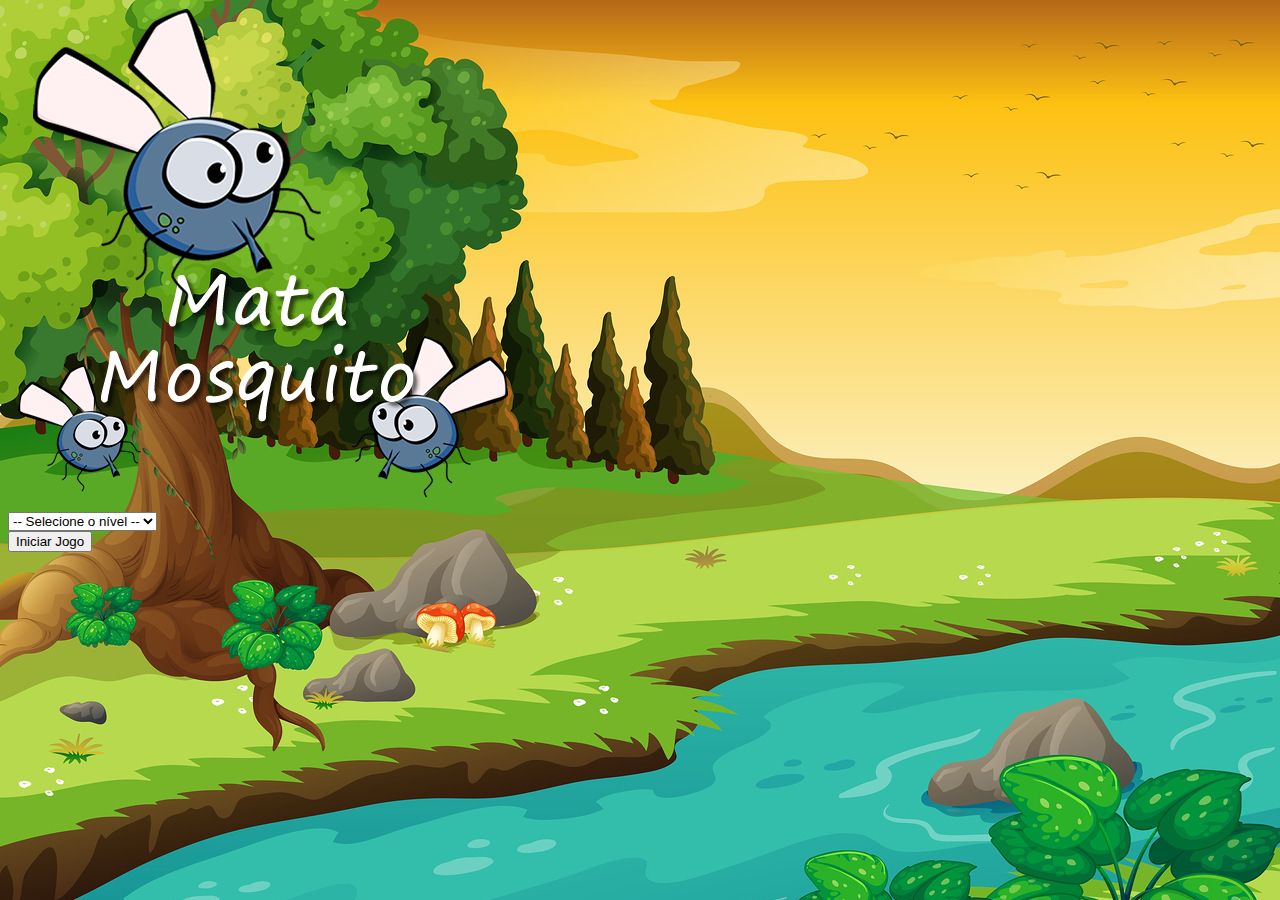
<file: index.html>
<!DOCTYPE html>
<html lang="pt-br">

<head>
    <meta charset="UTF-8">
    <meta http-equiv="X-UA-Compatible" content="IE=edge">
    <meta name="viewport" content="width=device-width, initial-scale=1.0">
    <title>Mata Mosquito</title>
    <link rel="stylesheet" href="https://cdn.jsdelivr.net/npm/bootstrap@4.6.0/dist/css/bootstrap.min.css" integrity="sha384-B0vP5xmATw1+K9KRQjQERJvTumQW0nPEzvF6L/Z6nronJ3oUOFUFpCjEUQouq2+l" crossorigin="anonymous">
    <link rel="stylesheet" href="estilo.css">
    <script>
        function iniciarJogo() {
            var nivel = document.getElementById('nivel').value
            if (nivel === '') {
                alert('Selecione um Nível para iniciar o jogo!!')
                return false
            }
            window.location.href = "app.html?" + nivel
        }
    </script>
</head>

<body>
    <div class="container">
        <div class="row">
            <div class="col">
                <div class="d-flex justify-content-center">
                    <img src="imagens/game.png" alt="">
                </div>
            </div>
        </div>
        <div class="row">
            <div class="col">
                <div class="d-flex justify-content-center">
                    <div class="mb-2">
                        <select class="form-control" id="nivel">
                            <option value="">-- Selecione o nível --</option>
                            <option value="normal">Normal</option>
                            <option value="dificil">Difícil</option>
                            <option value="master">Master</option>
                        </select>
                    </div>
                </div>
            </div>
        </div>
        <div class="row">
            <div class="col">
                <div class="d-flex justify-content-center">
                    <button type="button" class="btn btn-danger btn-lg" onclick="iniciarJogo()">Iniciar Jogo</button>
                </div>
            </div>
        </div>
    </div>
</body>

</html>
</file>
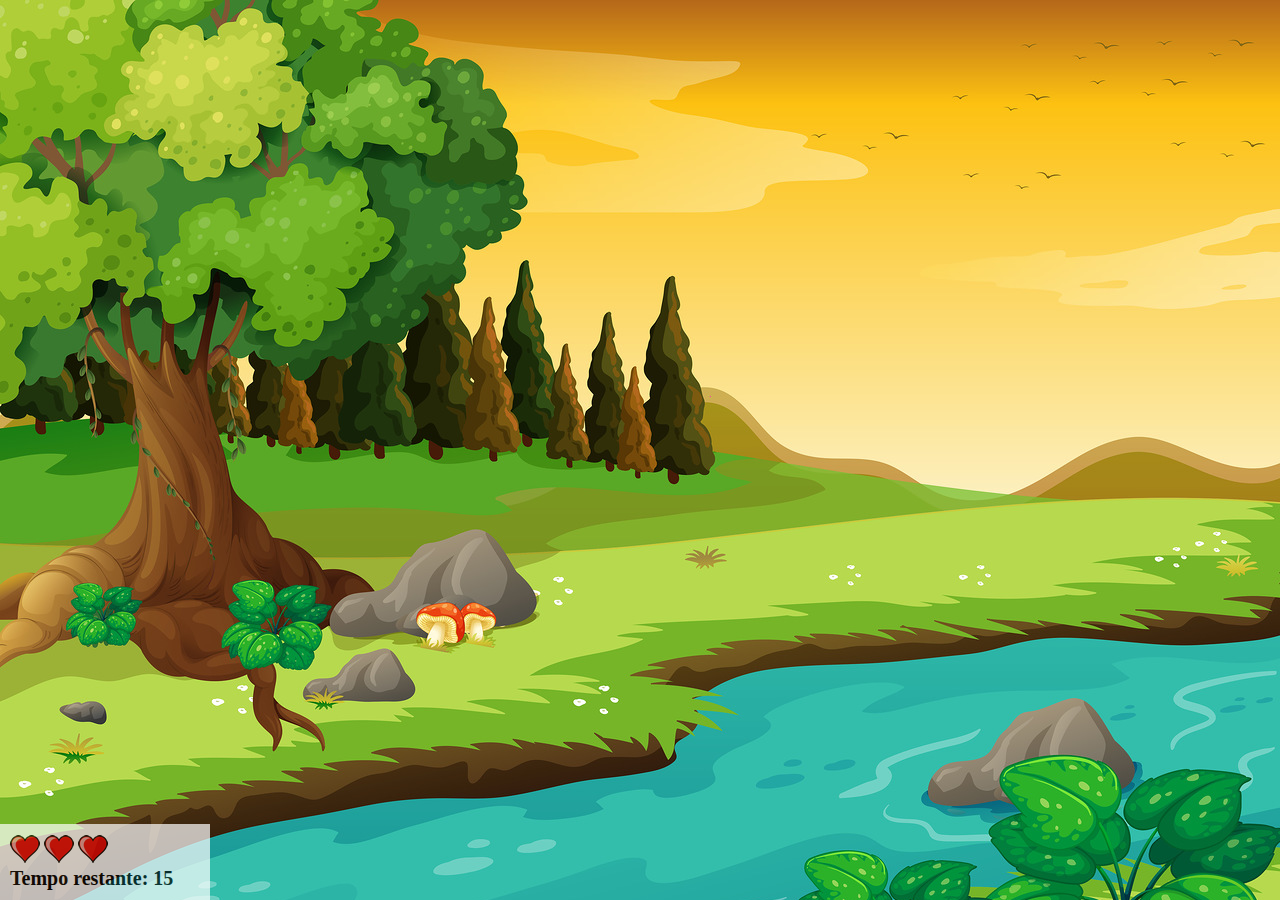
<file: app.html>
<!DOCTYPE html>
<html lang="pt-br">

<head>
    <meta charset="UTF-8">
    <meta http-equiv="X-UA-Compatible" content="IE=edge">
    <meta name="viewport" content="width=device-width, initial-scale=1.0">
    <title>Mata Mosquito - Jogo</title>
    <script src="jogo.js"></script>
    <link rel="stylesheet" href="estilo.css">
</head>

<body onresize="ajustaTamanhoPalcoJogo()">

    <div class="painel">
        <div class="vidas">
            <img id="v1" src="imagens/coracao_cheio.png" alt="">
            <img id="v2" src="imagens/coracao_cheio.png" alt="">
            <img id="v3" src="imagens/coracao_cheio.png" alt="">
        </div>

        <div class="cronometro">
            Tempo restante: <span id="cronometro"></span>
        </div>
    </div>

    <script>
        document.getElementById('cronometro').innerHTML = tempo
        var criaMosquito = setInterval(function() {
            posicaoRandomica()
        }, criaMosquitoTempo)
    </script>
</body>

</html>
</file>
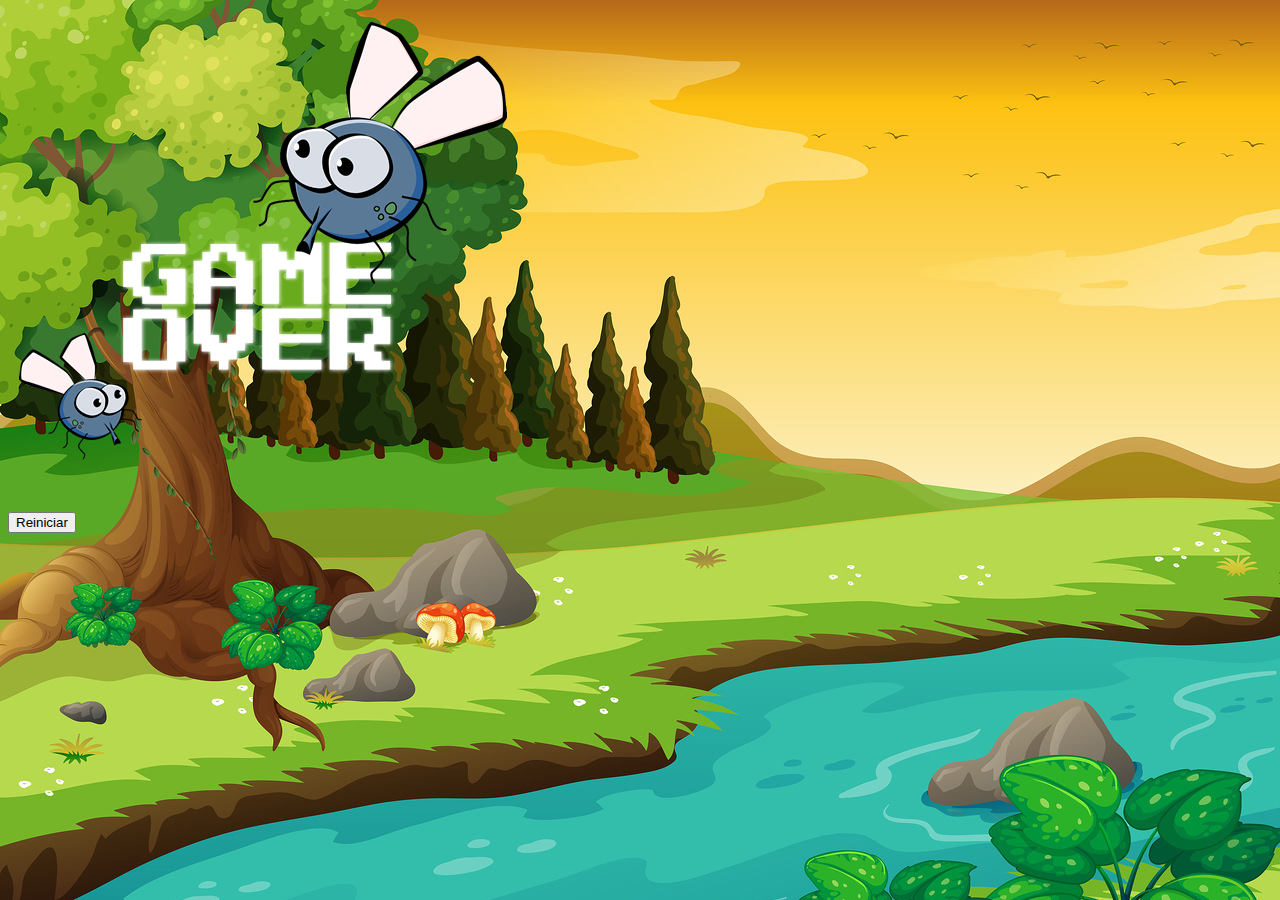
<file: fim_de_jogo.html>
<!DOCTYPE html>
<html lang="pt-br">

<head>
    <meta charset="UTF-8">
    <meta http-equiv="X-UA-Compatible" content="IE=edge">
    <meta name="viewport" content="width=device-width, initial-scale=1.0">
    <title>Mata Mosquito - Perdedor</title>
    <link rel="stylesheet" href="https://cdn.jsdelivr.net/npm/bootstrap@4.6.0/dist/css/bootstrap.min.css" integrity="sha384-B0vP5xmATw1+K9KRQjQERJvTumQW0nPEzvF6L/Z6nronJ3oUOFUFpCjEUQouq2+l" crossorigin="anonymous">
    <link rel="stylesheet" href="estilo.css">
</head>

<body>
    <div class="container">
        <div class="row">
            <div class="col">
                <div class="d-flex justify-content-center">
                    <img src="imagens/game_over.png" alt="">
                </div>
            </div>
        </div>
        <div class="row">
            <div class="col">
                <div class="d-flex justify-content-center">
                    <button type="button" class="btn btn-dark btn-lg" onclick="window.location.href = 'index.html' ">Reiniciar</button>
                </div>
            </div>
        </div>
    </div>
</body>

</html>
</file>
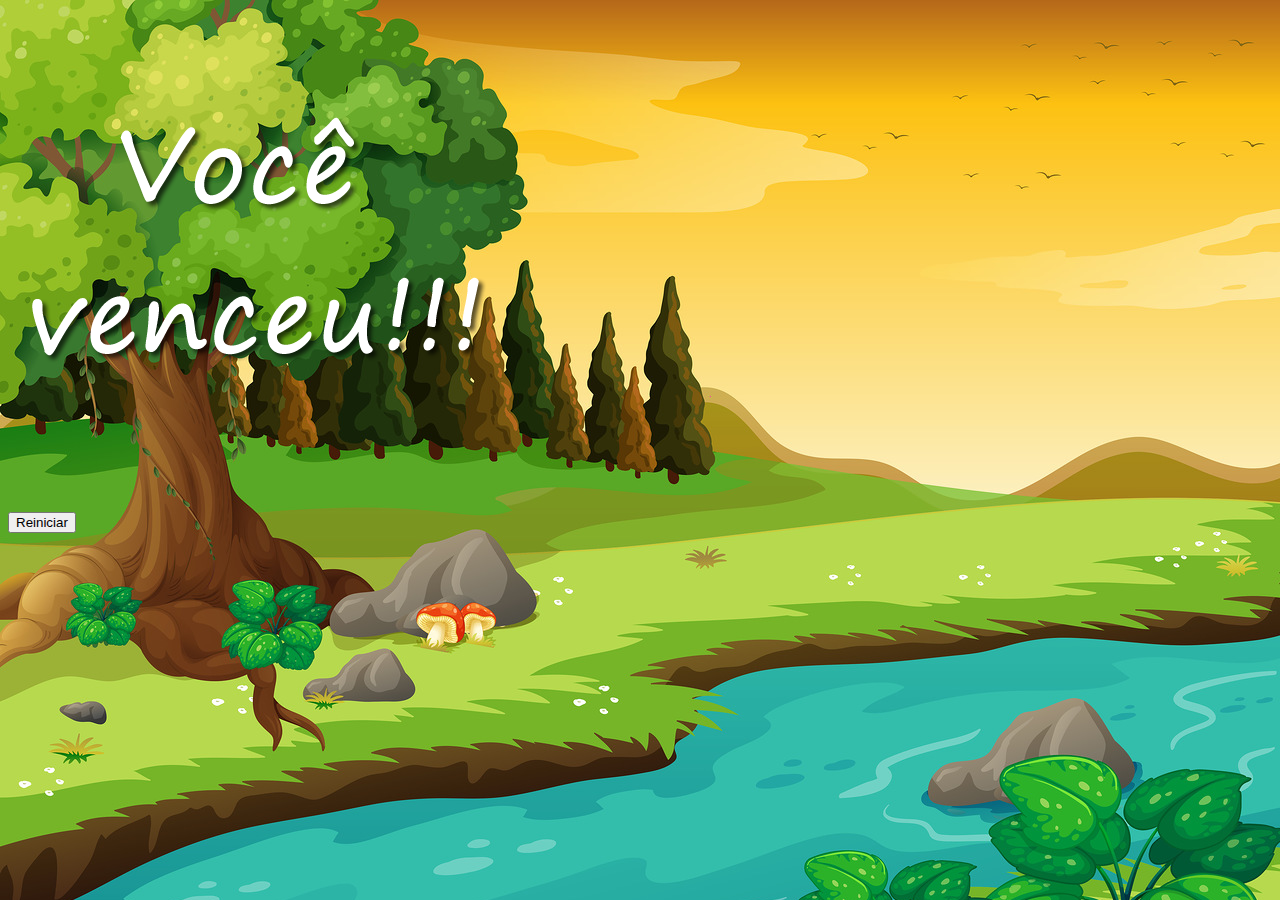
<file: vitoria.html>
<!DOCTYPE html>
<html lang="pt-br">

<head>
    <meta charset="UTF-8">
    <meta http-equiv="X-UA-Compatible" content="IE=edge">
    <meta name="viewport" content="width=device-width, initial-scale=1.0">
    <title>Mata Mosquito - Vitória</title>
    <link rel="stylesheet" href="https://cdn.jsdelivr.net/npm/bootstrap@4.6.0/dist/css/bootstrap.min.css" integrity="sha384-B0vP5xmATw1+K9KRQjQERJvTumQW0nPEzvF6L/Z6nronJ3oUOFUFpCjEUQouq2+l" crossorigin="anonymous">
    <link rel="stylesheet" href="estilo.css">
</head>

<body>
    <div class="container">
        <div class="row">
            <div class="col">
                <div class="d-flex justify-content-center">
                    <img src="imagens/vitoria.png" alt="">
                </div>
            </div>
        </div>
        <div class="row">
            <div class="col">
                <div class="d-flex justify-content-center">
                    <button type="button" class="btn btn-dark btn-lg" onclick="window.location.href = 'index.html' ">Reiniciar</button>
                </div>
            </div>
        </div>
    </div>
</body>

</html>
</file>
<file: estilo.css>
html {
    cursor: url(imagens/mata_mosca.png) 30 30, auto;
}

body {
    background-image: url(imagens/bg.jpg);
    background-repeat: no-repeat;
    background-size: 100%;
}

.mosquito1 {
    width: 50px;
    height: 50px;
}

.mosquito2 {
    width: 70px;
    height: 70px;
}

.mosquito3 {
    width: 90px;
    height: 90px;
}

.ladoA {
    transform: scaleX(1);
}

.ladoB {
    transform: scaleX(-1);
}

.painel {
    position: absolute;
    width: 190px;
    padding: 10px;
    bottom: 0px;
    left: 0;
    border-top: 1px solid #fff;
    background-color: #fff;
    opacity: 0.7;
}

.vidas {
    float: left;
}

.cronometro {
    float: left;
    font-size: 20px;
    font-weight: bold;
}
</file>
